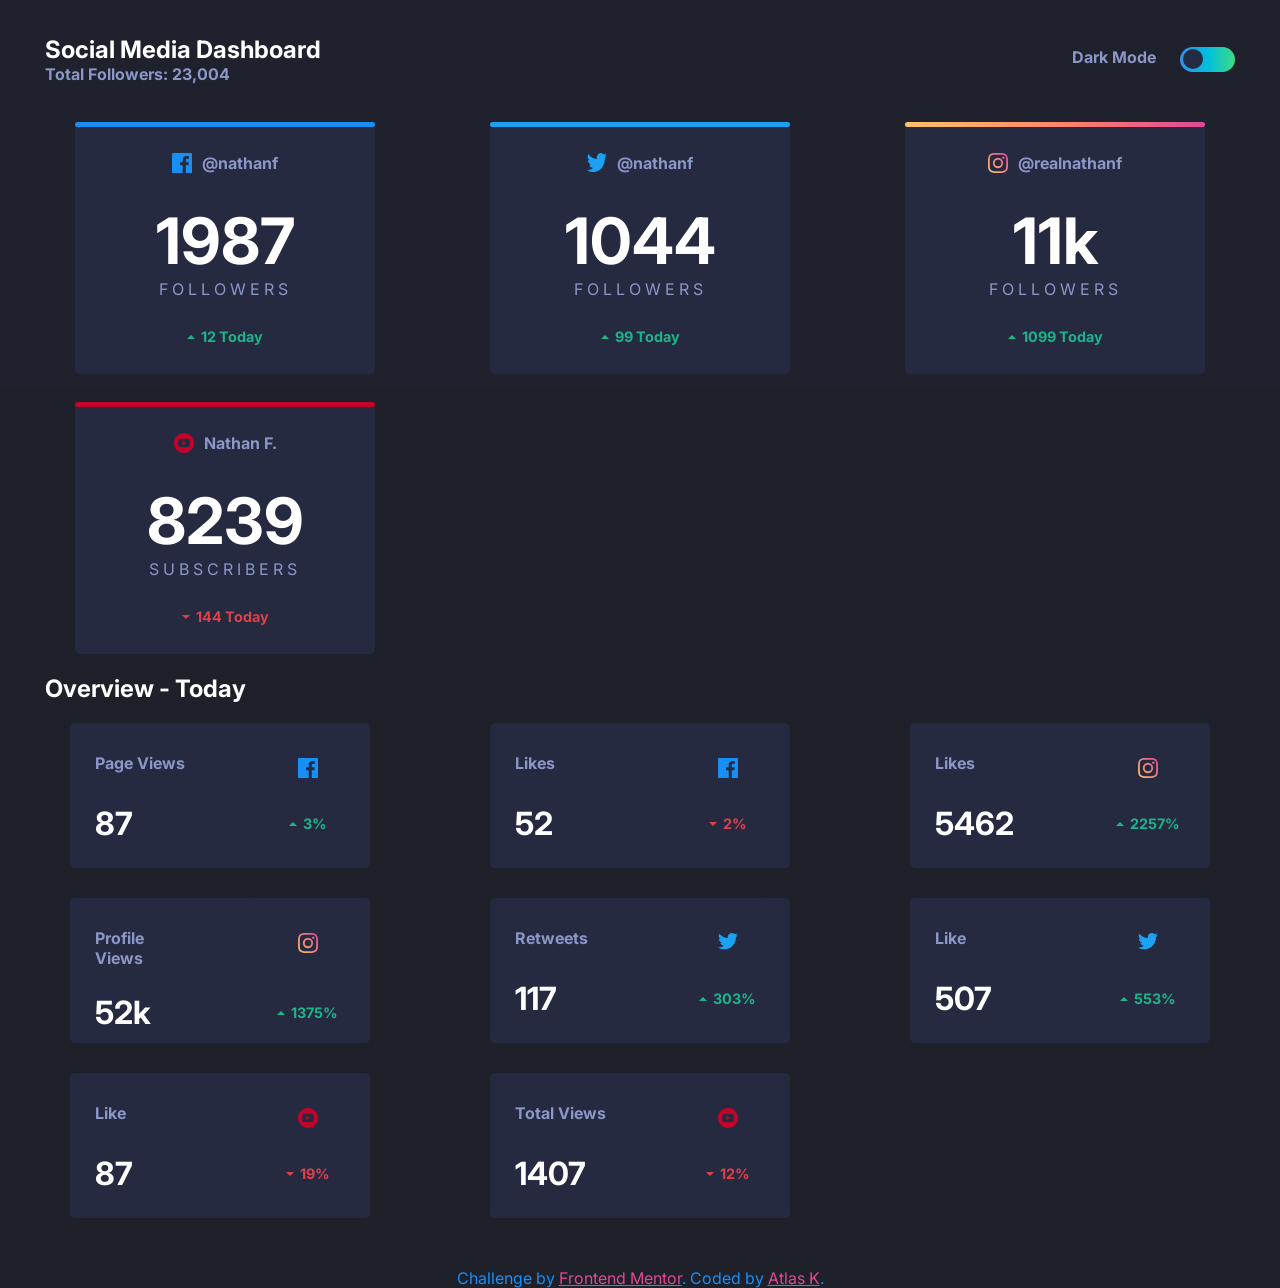
<file: index.html>
<!DOCTYPE html>
<html lang="en">
<head>
  <meta charset="UTF-8">
  <meta name="viewport" content="width=device-width, initial-scale=1.0">

  <link rel="icon" type="image/png" sizes="32x32" href="./images/favicon-32x32.png">
  <link rel="preconnect" href="https://fonts.googleapis.com">
  <link rel="preconnect" href="https://fonts.gstatic.com" crossorigin>
  <link href="https://fonts.googleapis.com/css2?family=Inter:wght@400;700&display=swap" rel="stylesheet">
  <link rel="stylesheet" href="style.css">
  <link rel="stylesheet" href="color-theme.css">
  
  <title>Frontend Mentor | Atlas K</title>

  
  
</head>

<body class="background">

  
    <nav>
      <div class="nav-content">
        <h1 class="nav-title" >Social Media Dashboard</h1>
        <p class="nav-sub" >Total Followers: 23,004</p>
      </div>
      <div class="nav-toggle">
        <p>Dark Mode</p>
        <div class="toggle-btn">
          <div class="toggle-ball" ></div>
        </div>
      </div>
    </nav>
  
  <main>

    <div class="grid__social">
      <div class="followers">
        <div class="follower__container">
          <p class="follower-name"><img src="images/icon-facebook.svg" alt="">@nathanf</p>
          <div class="content">
            <p class="follower-numbers">1987</p>
            <p class="follower-content" >Followers</p>
          </div>
          <p class="green"><img src="images/icon-up.svg" alt="arrow up"> 12 Today</p>
        </div>
      </div>
      
      
      <div class="followers">
        <div class="follower__container">
          <p class="follower-name"><img src="images/icon-twitter.svg" alt="">@nathanf</p>
          <div class="content">
            <p class="follower-numbers">1044</p>
            <p class="follower-content">Followers</p>
          </div>
          <p class="green"><img src="images/icon-up.svg" alt="arrow up"> 99 Today</p>
        </div>
      </div>
      <div class="followers">
        <div class="follower__container">
          <p class="follower-name"><img src="images/icon-instagram.svg" alt="">@realnathanf</p>
          <div class="content">
            <p class="follower-numbers">11k</p>
            <p class="follower-content">Followers</p>
          </div>
          <p class="green"><img src="images/icon-up.svg" alt="arrow up"> 1099 Today</p>
        </div>
      </div>
      <div class="followers">
        <div class="follower__container">
          <p class="follower-name"><img src="images/icon-youtube.svg" alt="">Nathan F.</p>
          <div class="content">
            <p class="follower-numbers">8239</p>
            <p class="follower-content">Subscribers</p>
          </div>
          <p class="red"><img src="images/icon-down.svg" alt="arrow up"> 144 Today</p>
        </div>
      </div>
    </div>
    
    <h2 class="sub-title" >Overview - Today</h2>
    
    <div class="grid__overview">

      <div class="overview-container">
        <p class="overview-content">Page Views</p>
        <img class="overview-logo" src="images/icon-facebook.svg" alt="">
        <p class="overview-number">87</p>
        <p class="green"><img src="images/icon-up.svg" alt=""> 3%</p>
      </div>

      <div class="overview-container">
        <p class="overview-content">Likes</p>
        <img class="overview-logo" src="images/icon-facebook.svg" alt="">
        <p class="overview-number">52</p>
        <p class="red"><img src="images/icon-down.svg" alt=""> 2%</p>
      </div>

      <div class="overview-container">
        <p class="overview-content">Likes</p>
        <img class="overview-logo" src="images/icon-instagram.svg" alt="">
        <p class="overview-number">5462</p>
        <p class="green"><img src="images/icon-up.svg" alt=""> 2257%</p>
      </div>

      <div class="overview-container">
        <p class="overview-content">Profile Views</p>
        <img class="overview-logo" src="images/icon-instagram.svg" alt="">
        <p class="overview-number">52k</p>
        <p class="green"><img src="images/icon-up.svg" alt=""> 1375%</p>
      </div>

      <div class="overview-container">
        <p class="overview-content">Retweets</p>
        <img class="overview-logo" src="images/icon-twitter.svg" alt="">
        <p class="overview-number">117</p>
        <p class="green"><img src="images/icon-up.svg" alt=""> 303%</p>
      </div>

      <div class="overview-container">
        <p class="overview-content">Like</p>
        <img class="overview-logo" src="images/icon-twitter.svg" alt="">
        <p class="overview-number">507</p>
        <p class="green"><img src="images/icon-up.svg" alt=""> 553%</p>
      </div>

      <div class="overview-container">
        <p class="overview-content">Like</p>
        <img class="overview-logo" src="images/icon-youtube.svg" alt="">
        <p class="overview-number">87</p>
        <p class="red"><img src="images/icon-down.svg" alt=""> 19%</p>
      </div>

      <div class="overview-container">
        <p class="overview-content">Total Views</p>
        <img class="overview-logo" src="images/icon-youtube.svg" alt="">
        <p class="overview-number">1407</p>
        <p class="red"><img src="images/icon-down.svg" alt=""> 12%</p>
      </div>


    </div>
  
  </main>
<footer>
    <div class="attribution">
      Challenge by <a href="https://www.frontendmentor.io?ref=challenge" target="_blank">Frontend Mentor</a>.
      Coded by <a href="#">Atlas K</a>.
    </div>
</footer>
<script src="script.js"></script>
</body>
</html>
</file>
<file: style.css>
* {
    margin: 0;
    padding: 0;
    font-family: 'Inter', sans-serif;
}

:root {
    --main-bg-drk: hsl(230, 17%, 14%);
    --top-bg-drk:hsl(232, 19%, 15%);
    --card-bg-drk:hsl(228, 28%, 20%);
    --text-drk:hsl(228, 34%, 66%);
    --titles-drk:hsl(0, 0%, 100%);
    --hover-card-drk:#333A56;

    /* /////////////////////////////////// */

    --main-bg-wh:hsl(0, 0%, 100%);
    --top-bg-wh:hsl(225, 100%, 98%);
    --card-bg-wh:hsl(228, 33%, 82%);
    --text-wh:hsl(228, 12%, 44%);
    --titles-wh:hsl(230, 17%, 14%);

    /* /////////////////////////////// */

    --green:hsl(163, 72%, 41%);
    --red:hsl(356, 69%, 56%);

    --blue-fb:hsl(208, 92%, 53%);
    --blue-tw:hsl(203, 89%, 53%);
    --red-yt:hsl(348, 97%, 39%);
    --yellow-ig:hsl(37, 97%, 70%);
    --pink-ig:hsl(329, 70%, 58%);
}

/* ////////////////////////////////Nav ///////////////////////////// */

nav {
    display: flex;
    flex-wrap: wrap;
    gap: 50px;
    justify-content: space-between;
    align-items: center;
    padding: 35px 20px;
    
    margin-inline: 25px;
}
.background {
    width: 100%;
    max-width: 1440px;
    margin: 0 auto;
    background: linear-gradient(to top,

    var(--main-bg-drk) 0%,
    var(--main-bg-drk) 70%,
    var(--top-bg-drk) 70%,
    var(--top-bg-drk) 100%);
    transition: 5s;
}

.nav-title {
    color: var(--titles-drk);
    transition: 0.3s ease-in;
}
.nav-sub {
    color: var(--text-drk);
    font-weight: 700;
    transition: 0.3s ease-in;
}
.nav-toggle{
    display: flex;
    gap: 1.5rem;
    align-content: center;
}
.nav-toggle p {
    color: var(--text-drk);
    font-weight: 700;
    transition: 0.3s ease-in;
}

.toggle-btn {
    width: 55px;
    height: 25px;
    border-radius: 25px;
    background-image: linear-gradient(90deg,
    hsl(210deg 78% 56%) 0%,
    hsl(189deg 100% 44%) 50%,
    hsl(146deg 68% 55%) 100%);

    cursor: pointer;

    transition: 0.26s;
}
.toggle-btn.color {
    background-color: hsl(230, 22%, 74%);
    background-image: none;
    transition: 0.25s;
}
.toggle-ball{
    width: 20px;
    height: 20px;

    left: 2.5px;
    top: 2.4px;

    border-radius: 50%;
    background-color: #232C42;
    position: relative;

    transition: 0.26s ease-in;
}
.toggle-ball.color{
    left:31px;
    background-color: white;
}
.toggle-btn.color:hover{
    background-image: linear-gradient(90deg,
    hsl(210deg 78% 56%) 0%,
    hsl(189deg 100% 44%) 50%,
    hsl(146deg 68% 55%) 100%);
    background-color: none;
}
/* ////////////////////////////////Social///////////////////////////// */
.grid__social{
    display: grid;
    grid-auto-columns: 1fr;
    grid-template-columns: repeat(auto-fit, minmax(18.75rem, 4fr));
    grid-template-rows: 1fr;
    gap: 25px 15px;
    place-items: center;
    
    margin-inline: 25px;

}
.follower__container{
    background-color: var(--card-bg-drk);
    width: 18.75rem;
    height: 15.625rem;
    border-radius: 5px;

    display: flex;
    flex-direction: column;
    align-items: center;
    justify-content: space-evenly;
    
    
    cursor: pointer;
    transition: 0.3s ease-in;
}
.follower__container:hover {
    background-color: var(--hover-card-drk);
}


.followers:nth-child(1)::before{
    content: ' ';
    position: relative;
    display: block;
    width: 100%;
    height: 5px;
    top: 2.5px;
    border-radius: 10px;
    background-color: var(--blue-fb);
}
.followers:nth-child(2)::before {
    content: ' ';
    position: relative;
    display: block;
    width: 100%;
    height: 5px;
    top: 2.5px;
    border-radius: 10px;
    background-color: var(--blue-tw);
}
.followers:nth-child(3)::before {
    content: ' ';
    position: relative;
    display: block;
    width: 100%;
    height: 5px;
    top: 2.5px;
    border-radius: 10px;
    background-image: linear-gradient(90deg,
    var(--yellow-ig) 0%,
    hsl(8deg 100% 71%) 55%,
    var(--pink-ig));
}
.followers:nth-child(4)::before {
    content: ' ';
    position: relative;
    display: block;
    width: 100%;
    height: 5px;
    top: 2.5px;
    border-radius: 10px;
    background-color: var(--red-yt);
}



.follower-name{
    color: var(--text-drk);
    font-weight: 700;
    display: flex;
    justify-content: center;
    gap: 10px;
    transition: 0.3s ease-in;
}
.follower-numbers{
    font-size: 4rem;
    color: var(--titles-drk);
    font-weight: 700;
    transition: 0.3s ease-in;
}
.follower-content{
    color: var(--text-drk);
    text-transform: uppercase;
    letter-spacing: .25rem;
}
.content{
    text-align: center;
}



.green{
    color: var(--green);
    font-size: .90rem;
    font-weight: 700;
    display: flex;
    align-items: center;
    gap: 6px;
    
}
.red {
    color: var(--red);
    font-size: .90rem;
    font-weight: 700;
    display: flex;
    align-items: center;
    gap: 6px;
    align-self: center;
}



/* ////////////////////////////////Overview///////////////////////////// */

.sub-title {
    padding: 20px;
    color: var(--titles-drk);
    margin-inline: 25px;
    transition: 0.3s ease-in;
}

.grid__overview{
    display: grid;
    grid-auto-columns: 1fr;
    grid-template-columns: repeat(auto-fit, minmax(18.75rem, 4fr));
    grid-template-rows: 1fr 1fr;
    gap: 30px;
    justify-items: center;
    margin-bottom: 50px;

    margin-inline: 25px;
}

.overview-container {
    background-color: var(--card-bg-drk);
    width: 18.75rem;
    height: 8.4375rem;
    border-radius: 5px;


    display: grid;
    grid-template-columns: 1fr 1fr;
    grid-template-rows: 1fr 1fr;
    grid-auto-columns: 1fr;
    gap: 0px 50px;
    grid-auto-flow: row;
    justify-items: center;
    grid-template-areas:
        ". ."
        ". .";
    padding-top: 10px;

    cursor: pointer;

    transition: 0.3s ease-in;
}
.overview-container:hover {
    background-color: var(--hover-card-drk);
}
.overview-logo{
    margin: 25px 0 0 0;
}


.overview-content {
    color: var(--text-drk);
    font-weight: 700;
    margin: 20px 0 0 25px;
    justify-self: baseline;
    transition: 0.3s ease-in;
}
.overview-number{
    color: var(--titles-drk);
    font-weight: 700;
    font-size: 2rem;
    justify-self: baseline;
    align-self: flex-end;
    margin: 25px 15px;
    transition: 0.3s ease-in;
}

/* ////////////////////////////////Footer///////////////////////////// */

footer {
    color: var(--blue-fb);
    text-align: center;
}
footer  a{
    color: var(--pink-ig);
}





@media (max-width: 42.4375rem) {
    .overview-container {
        width: 100%;
        max-width: 85vw;
    }
    

    .grid__overview{
        gap: 15px;
    }
}

@media (max-width: 41.5rem) {
    .follower__container {
        width: 83vw;
    }
}

@media (max-width: 36.625rem) {
    .nav-toggle{
        justify-content: space-between;
        width: 100%;
        border-top: 1px solid var(--text-drk);
        padding-top: 20px;
    }
}
</file>
<file: color-theme.css>
.background.color {
    background: linear-gradient(to top,
    
    var(--main-bg-wth) 0%,
    var(--main-bg-wth) 70%,
    var(--top-bg-wth) 70%,
    var(--top-bg-wth) 100%);
}

.background.color .nav-title, .background.color .overview-number, .background.color .follower-numbers{
    color: var(--titles-wth);
}

.background.color .overview-content, .background.color .nav-sub,.background.color .follower-name,.background.color .follower-content,.background.color .sub-title {
    color: var(--text-wth);
}

.background.color .follower__container, .background.color .overview-container {
    background-color: var(--card-bg-wth);
}

.background.color .follower__container:hover,.background.color .overview-container:hover {
    background-color: #b491bb42;
}
</file>
